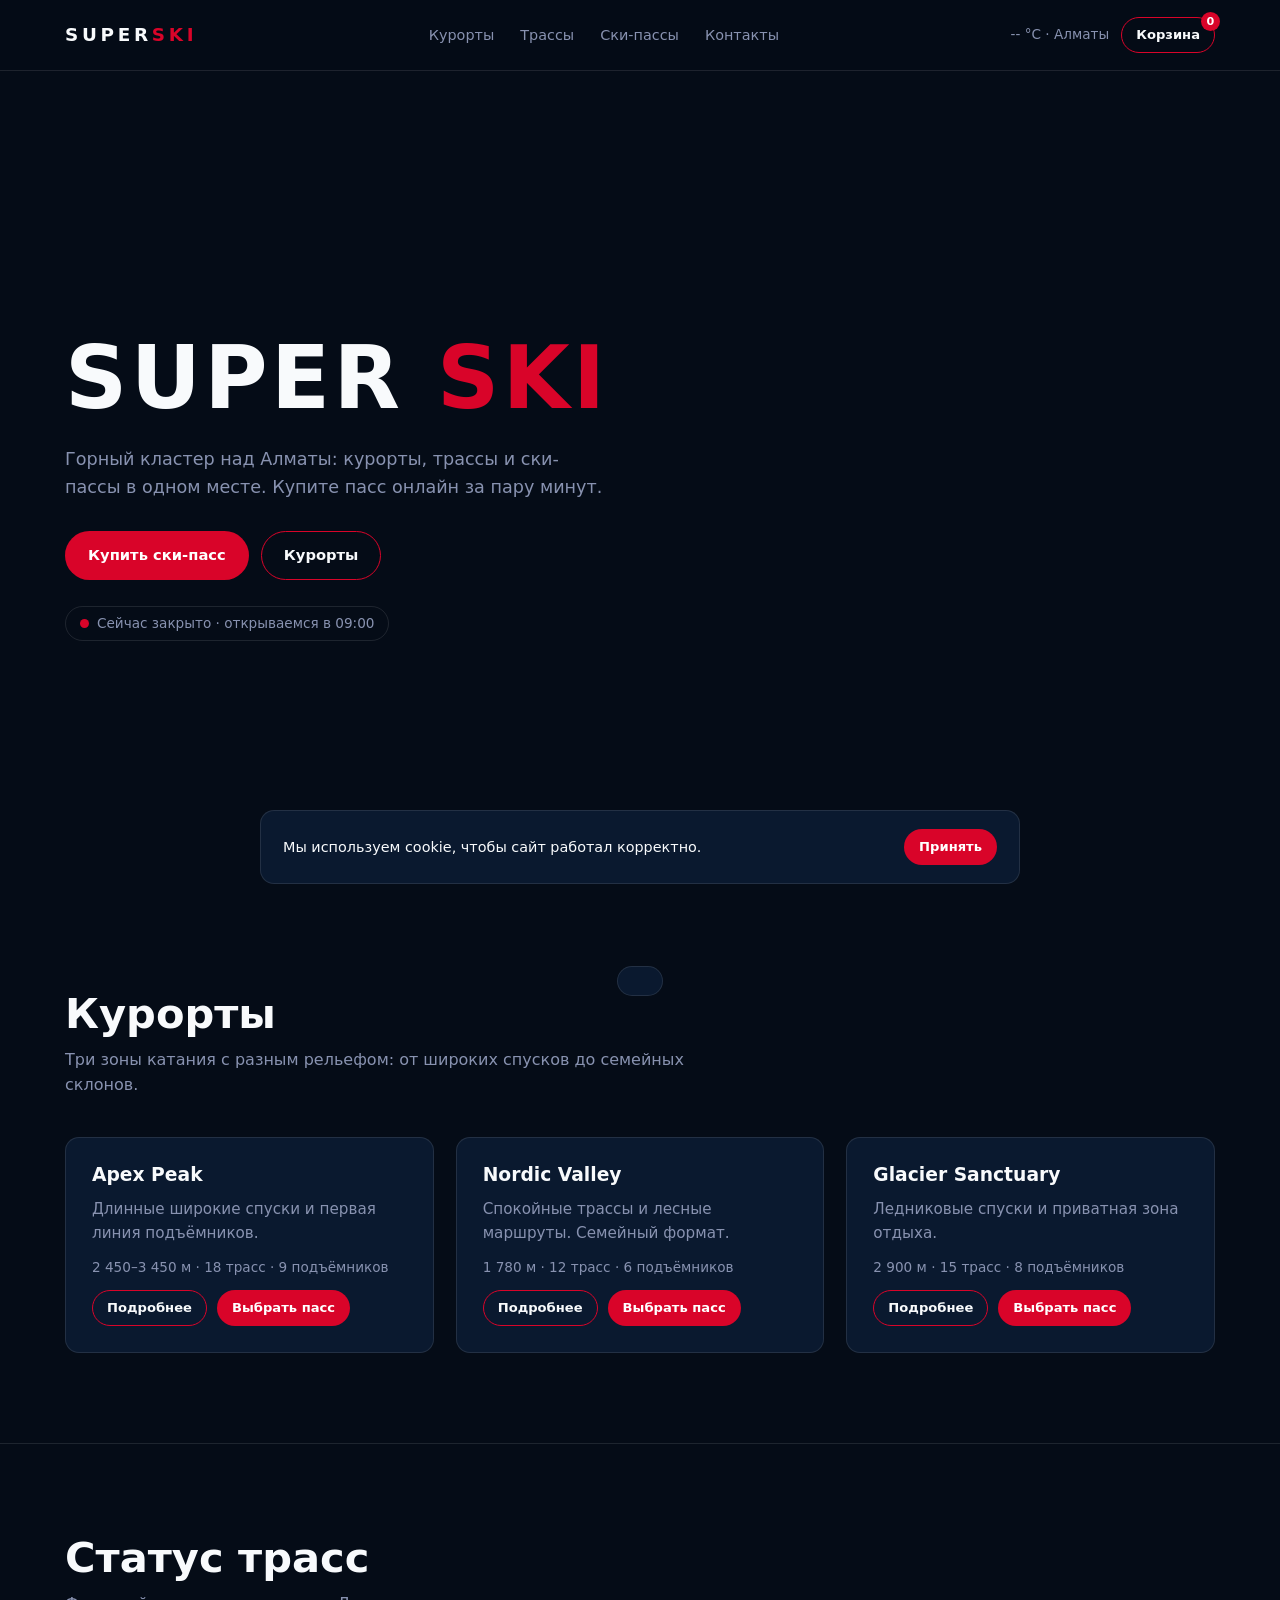
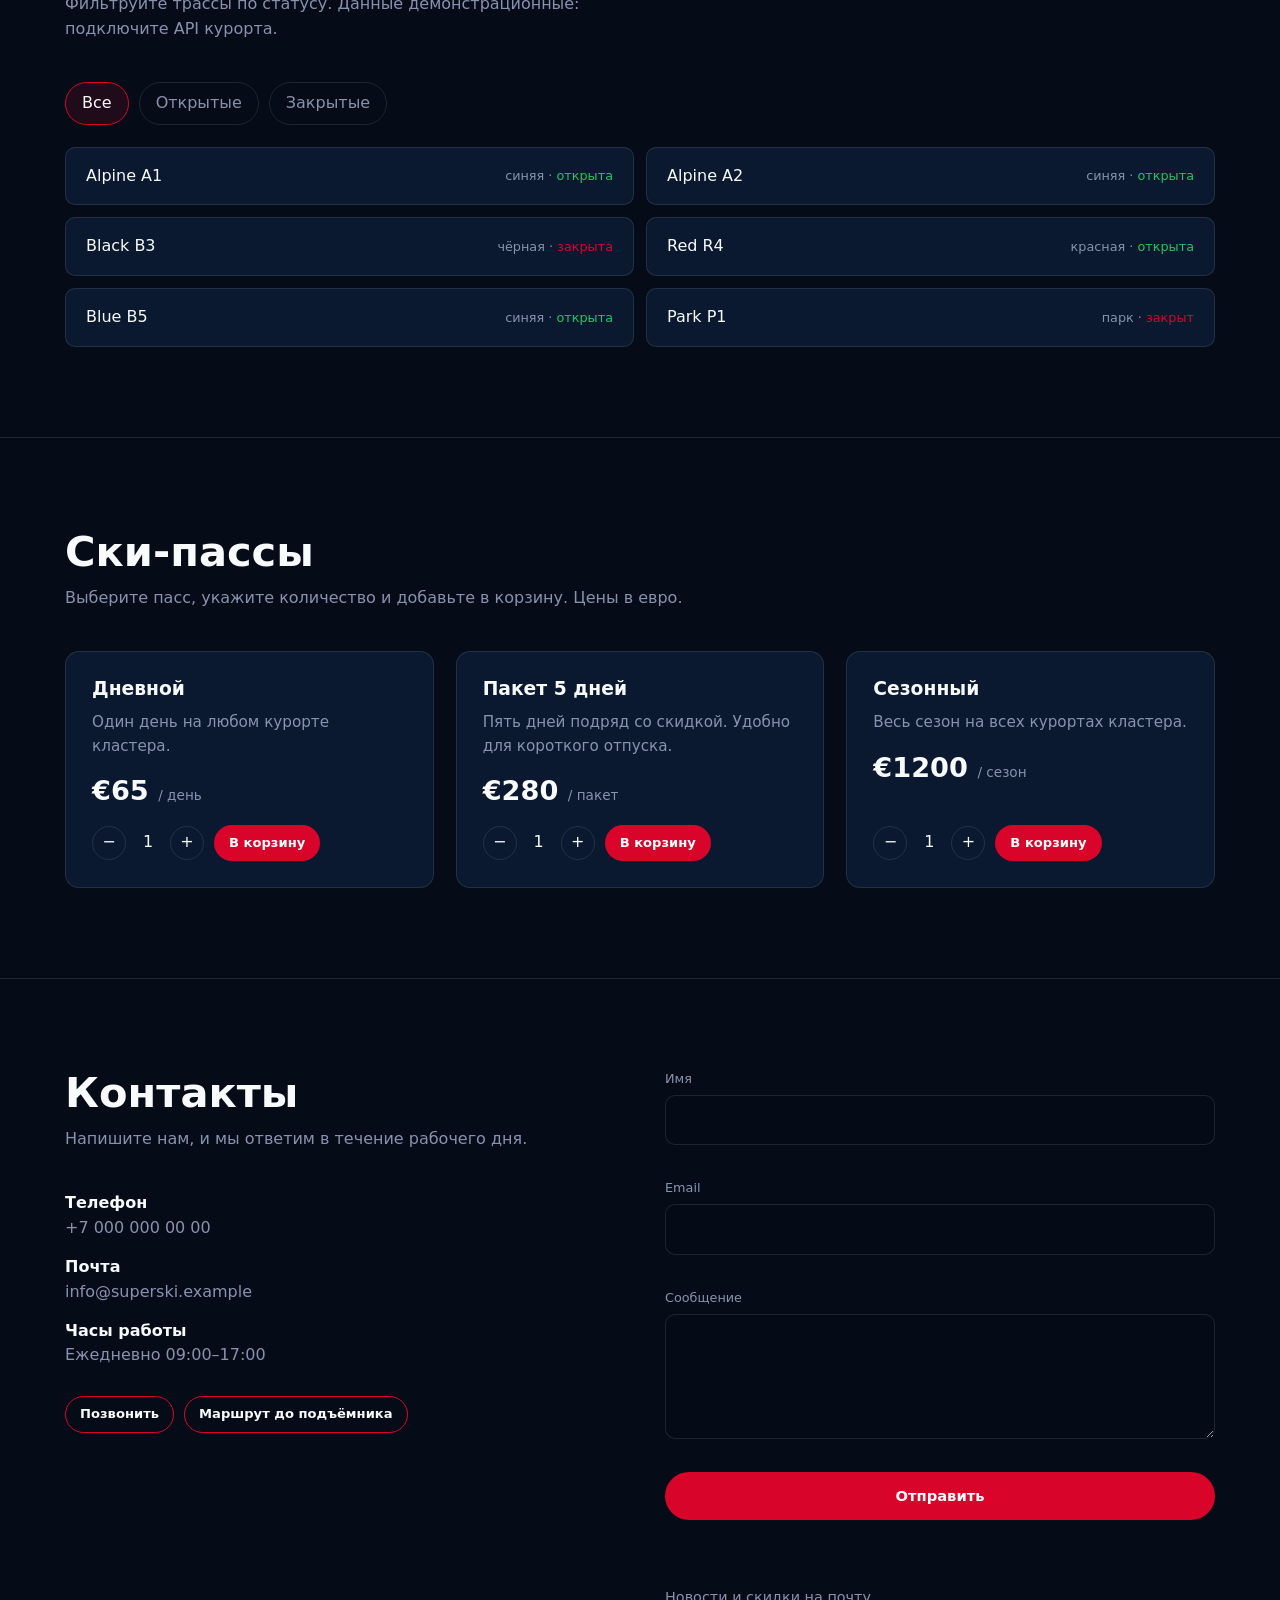
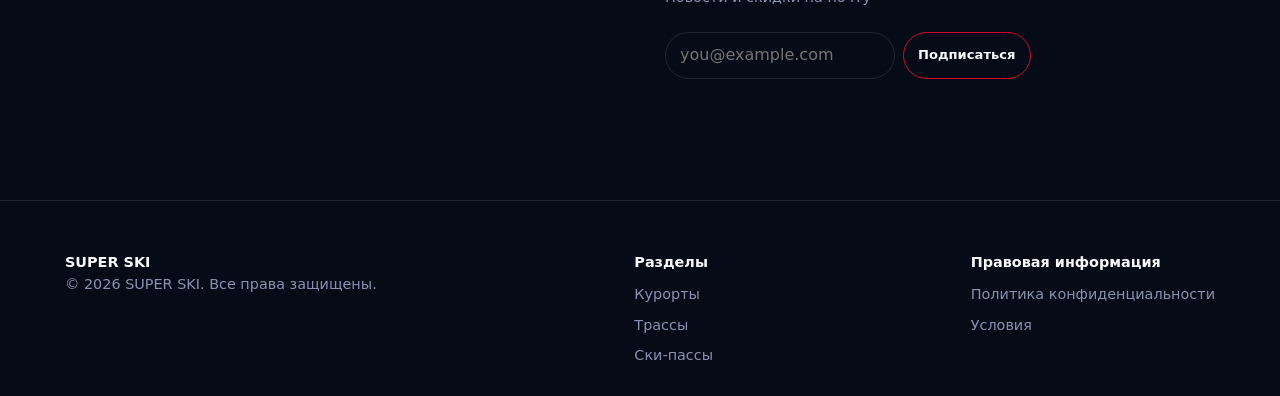
<file: index.html>
<!DOCTYPE html>
<html lang="ru">
<head>
<meta charset="UTF-8">
<meta name="viewport" content="width=device-width, initial-scale=1.0">
<title>SUPER SKI — горнолыжный кластер</title>
<meta name="description" content="SUPER SKI: курорты, ски-пассы, трассы, бронирование онлайн.">
<link rel="stylesheet" href="style.css">
</head>
<body>

<!-- ===== ХЕДЕР ===== -->
<header>
  <div class="wrap nav">
    <a href="#top" class="logo">SUPER<span>SKI</span></a>
    <ul class="menu" id="menu">
      <li><a href="#resorts">Курорты</a></li>
      <li><a href="#trails">Трассы</a></li>
      <li><a href="#passes">Ски-пассы</a></li>
      <li><a href="#contacts">Контакты</a></li>
    </ul>
    <div class="nav-actions">
      <span id="temp-top">-- °C · Алматы</span>
      <button class="btn btn-outline btn-sm cart-btn" id="openCart" aria-label="Корзина">Корзина <span class="badge" id="cartCount">0</span></button>
      <button class="burger" id="burger" aria-label="Меню">☰</button>
    </div>
  </div>
</header>

<main>
<!-- ===== HERO ===== -->
<div class="hero" id="top">
  <div class="wrap">
    <h1>SUPER <span>SKI</span></h1>
    <p>Горный кластер над Алматы: курорты, трассы и ски-пассы в одном месте. Купите пасс онлайн за пару минут.</p>
    <div class="hero-btns">
      <a href="#passes" class="btn btn-primary">Купить ски-пасс</a>
      <a href="#resorts" class="btn btn-outline">Курорты</a>
    </div>
    <div class="status-pill"><span class="dot" id="openDot"></span><span id="openText">Проверяем часы работы…</span></div>
  </div>
</div>

<!-- ===== КУРОРТЫ ===== -->
<section id="resorts">
  <div class="wrap">
    <h2>Курорты</h2>
    <p class="lead">Три зоны катания с разным рельефом: от широких спусков до семейных склонов.</p>
    <div class="grid3">
      <article class="card">
        <h3>Apex Peak</h3>
        <p>Длинные широкие спуски и первая линия подъёмников.</p>
        <div class="meta">2 450–3 450 м · 18 трасс · 9 подъёмников</div>
        <div class="actions">
          <button class="btn btn-outline btn-sm" data-resort="0">Подробнее</button>
          <a href="#passes" class="btn btn-primary btn-sm" data-zone="0">Выбрать пасс</a>
        </div>
      </article>
      <article class="card">
        <h3>Nordic Valley</h3>
        <p>Спокойные трассы и лесные маршруты. Семейный формат.</p>
        <div class="meta">1 780 м · 12 трасс · 6 подъёмников</div>
        <div class="actions">
          <button class="btn btn-outline btn-sm" data-resort="1">Подробнее</button>
          <a href="#passes" class="btn btn-primary btn-sm" data-zone="1">Выбрать пасс</a>
        </div>
      </article>
      <article class="card">
        <h3>Glacier Sanctuary</h3>
        <p>Ледниковые спуски и приватная зона отдыха.</p>
        <div class="meta">2 900 м · 15 трасс · 8 подъёмников</div>
        <div class="actions">
          <button class="btn btn-outline btn-sm" data-resort="2">Подробнее</button>
          <a href="#passes" class="btn btn-primary btn-sm" data-zone="2">Выбрать пасс</a>
        </div>
      </article>
    </div>
  </div>
</section>

<hr class="hr">

<!-- ===== ТРАССЫ ===== -->
<section id="trails">
  <div class="wrap">
    <h2>Статус трасс</h2>
    <p class="lead">Фильтруйте трассы по статусу. Данные демонстрационные: подключите API курорта.</p>
    <div class="filters" role="group" aria-label="Фильтр трасс">
      <button class="filter-btn active" data-filter="all">Все</button>
      <button class="filter-btn" data-filter="open">Открытые</button>
      <button class="filter-btn" data-filter="closed">Закрытые</button>
    </div>
    <div class="trails" id="trailList">
      <div class="trail" data-status="open"><span>Alpine A1</span><span class="lvl">синяя · <span style="color:var(--ok)">открыта</span></span></div>
      <div class="trail" data-status="open"><span>Alpine A2</span><span class="lvl">синяя · <span style="color:var(--ok)">открыта</span></span></div>
      <div class="trail" data-status="closed"><span>Black B3</span><span class="lvl">чёрная · <span style="color:var(--bad)">закрыта</span></span></div>
      <div class="trail" data-status="open"><span>Red R4</span><span class="lvl">красная · <span style="color:var(--ok)">открыта</span></span></div>
      <div class="trail" data-status="open"><span>Blue B5</span><span class="lvl">синяя · <span style="color:var(--ok)">открыта</span></span></div>
      <div class="trail" data-status="closed"><span>Park P1</span><span class="lvl">парк · <span style="color:var(--bad)">закрыт</span></span></div>
    </div>
  </div>
</section>

<hr class="hr">

<!-- ===== СКИ-ПАССЫ ===== -->
<section id="passes">
  <div class="wrap">
    <h2>Ски-пассы</h2>
    <p class="lead">Выберите пасс, укажите количество и добавьте в корзину. Цены в евро.</p>
    <div class="grid3">
      <article class="card">
        <h3>Дневной</h3>
        <p>Один день на любом курорте кластера.</p>
        <div class="price" data-price="65">€65 <small>/ день</small></div>
        <div class="actions" style="align-items:center">
          <div class="qty"><button data-dec="day">−</button><output id="q-day">1</output><button data-inc="day">+</button></div>
          <button class="btn btn-primary btn-sm" data-add="day" data-name="Дневной" data-price="65">В корзину</button>
        </div>
      </article>
      <article class="card">
        <h3>Пакет 5 дней</h3>
        <p>Пять дней подряд со скидкой. Удобно для короткого отпуска.</p>
        <div class="price">€280 <small>/ пакет</small></div>
        <div class="actions" style="align-items:center">
          <div class="qty"><button data-dec="week">−</button><output id="q-week">1</output><button data-inc="week">+</button></div>
          <button class="btn btn-primary btn-sm" data-add="week" data-name="Пакет 5 дней" data-price="280">В корзину</button>
        </div>
      </article>
      <article class="card">
        <h3>Сезонный</h3>
        <p>Весь сезон на всех курортах кластера.</p>
        <div class="price">€1200 <small>/ сезон</small></div>
        <div class="actions" style="align-items:center">
          <div class="qty"><button data-dec="season">−</button><output id="q-season">1</output><button data-inc="season">+</button></div>
          <button class="btn btn-primary btn-sm" data-add="season" data-name="Сезонный" data-price="1200">В корзину</button>
        </div>
      </article>
    </div>
  </div>
</section>

<hr class="hr">

<!-- ===== КОНТАКТЫ ===== -->
<section id="contacts">
  <div class="wrap contact-wrap">
    <div>
      <h2>Контакты</h2>
      <p class="lead">Напишите нам, и мы ответим в течение рабочего дня.</p>
      <ul class="info-list">
        <li><strong>Телефон</strong><a href="tel:+70000000000">+7 000 000 00 00</a></li>
        <li><strong>Почта</strong><a href="mailto:info@superski.example">info@superski.example</a></li>
        <li><strong>Часы работы</strong>Ежедневно 09:00–17:00</li>
      </ul>
      <div style="margin-top:28px;display:flex;gap:10px;flex-wrap:wrap">
        <a href="tel:+70000000000" class="btn btn-outline btn-sm">Позвонить</a>
        <a href="https://maps.google.com/?q=Almaty+Shymbulak" target="_blank" rel="noopener" class="btn btn-outline btn-sm">Маршрут до подъёмника</a>
      </div>
    </div>
    <div>
      <form id="contactForm" novalidate>
        <div class="field" data-field="name"><label for="cName">Имя</label><input id="cName" name="name" autocomplete="name"><div class="err"></div></div>
        <div class="field" data-field="email"><label for="cEmail">Email</label><input id="cEmail" name="email" type="email" autocomplete="email"><div class="err"></div></div>
        <div class="field" data-field="message"><label for="cMsg">Сообщение</label><textarea id="cMsg" name="message" rows="4"></textarea><div class="err"></div></div>
        <button class="btn btn-primary" type="submit">Отправить</button>
        <div class="form-msg" id="contactMsg"></div>
      </form>
      <form id="subscribeForm" novalidate style="margin-top:34px">
        <label for="subEmail" style="color:var(--muted);font-size:.9rem">Новости и скидки на почту</label>
        <div class="subscribe">
          <input id="subEmail" type="email" placeholder="you@example.com">
          <button class="btn btn-outline btn-sm" type="submit">Подписаться</button>
        </div>
        <div class="form-msg" id="subMsg"></div>
      </form>
    </div>
  </div>
</section>
</main>

<footer>
  <div class="wrap foot">
    <div>
      <strong style="color:var(--text)">SUPER SKI</strong>
      <p>© 2026 SUPER SKI. Все права защищены.</p>
    </div>
    <div>
      <strong style="color:var(--text)">Разделы</strong>
      <ul><li><a href="#resorts">Курорты</a></li><li><a href="#trails">Трассы</a></li><li><a href="#passes">Ски-пассы</a></li></ul>
    </div>
    <div>
      <strong style="color:var(--text)">Правовая информация</strong>
      <ul><li><a href="#">Политика конфиденциальности</a></li><li><a href="#">Условия</a></li></ul>
    </div>
  </div>
</footer>

<!-- ===== КОРЗИНА (drawer) ===== -->
<div class="overlay" id="overlay"></div>
<aside class="drawer" id="cartDrawer" aria-label="Корзина">
  <div style="display:flex;justify-content:space-between;align-items:center">
    <h3>Корзина</h3>
    <button class="btn btn-ghost btn-sm" id="closeCart">✕</button>
  </div>
  <div class="cart-items" id="cartItems"></div>
  <div class="cart-total"><span>Итого</span><span id="cartTotal">€0</span></div>
  <button class="btn btn-primary" id="checkoutBtn">Оформить заказ</button>
</aside>

<!-- ===== ОФОРМЛЕНИЕ ЗАКАЗА ===== -->
<div class="modal" id="checkoutModal" role="dialog" aria-modal="true" aria-labelledby="coTitle">
  <button class="x" data-close aria-label="Закрыть">×</button>
  <div id="coForm">
    <h3 id="coTitle" style="margin-bottom:16px">Оформление заказа</h3>
    <form id="checkoutForm" novalidate>
      <div class="field" data-field="fname"><label for="fName">Имя</label><input id="fName"><div class="err"></div></div>
      <div class="field" data-field="femail"><label for="fEmail">Email</label><input id="fEmail" type="email"><div class="err"></div></div>
      <div class="field" data-field="fphone"><label for="fPhone">Телефон</label><input id="fPhone" type="tel" placeholder="+7 777 000 00 00"><div class="err"></div></div>
      <div class="field" data-field="fdate"><label for="fDate">Дата начала</label><input id="fDate" type="date"><div class="err"></div></div>
      <div class="cart-total" style="margin:6px 0"><span>К оплате</span><span id="coTotal">€0</span></div>
      <button class="btn btn-primary" type="submit">Подтвердить</button>
    </form>
  </div>
  <div id="coDone" style="display:none;text-align:center">
    <p style="color:var(--muted)">Заказ оформлен. Номер заказа:</p>
    <h3 id="orderId" style="color:var(--accent);margin:12px 0 18px;letter-spacing:.1em"></h3>
    <p style="color:var(--muted);margin-bottom:20px">Подтверждение придёт на почту.</p>
    <button class="btn btn-outline" data-close>Закрыть</button>
  </div>
</div>

<!-- ===== КАРТОЧКА КУРОРТА (модалка) ===== -->
<div class="modal" id="resortModal" role="dialog" aria-modal="true">
  <button class="x" data-close aria-label="Закрыть">×</button>
  <h3 id="rTitle" style="margin-bottom:10px"></h3>
  <p id="rText" style="color:var(--muted);margin-bottom:20px"></p>
  <button class="btn btn-primary" id="rBuy">Выбрать пасс</button>
</div>

<!-- Cookie-баннер -->
<div class="cookie" id="cookie">
  <span>Мы используем cookie, чтобы сайт работал корректно.</span>
  <button class="btn btn-primary btn-sm" id="cookieOk">Принять</button>
</div>

<button class="to-top" id="toTop" aria-label="Наверх">↑</button>
<div class="toast" id="toast"></div>

<script src="script.js"></script>
</body>
</html>
</file>
<file: style.css>
:root {
  --bg: #050C17; --card: #0A192F; --accent: #D90429; --accent-h: #B80322;
  --text: #F8FAFC; --muted: #8892B0; --line: rgba(255,255,255,.1); --ok: #22C55E; --bad: #D90429;
  --radius: 14px;
}
*, *::before, *::after { box-sizing: border-box; margin: 0; padding: 0; }
html { scroll-behavior: smooth; }
body { font-family: system-ui, -apple-system, "Segoe UI", Roboto, Arial, sans-serif; background: var(--bg); color: var(--text); line-height: 1.55; }
a { color: inherit; text-decoration: none; }
button, input, select, textarea { font: inherit; color: inherit; }
.wrap { width: min(1150px, 92%); margin: 0 auto; }
section { padding: 90px 0; }
h1, h2, h3 { line-height: 1.15; }
h2 { font-size: clamp(1.8rem, 3.5vw, 2.6rem); margin-bottom: 10px; }
.lead { color: var(--muted); max-width: 620px; margin-bottom: 40px; }
.hr { border: 0; height: 1px; background: var(--line); }

/* Кнопки */
.btn { display: inline-flex; align-items: center; justify-content: center; gap: 8px; padding: 12px 22px; border-radius: 999px; border: 1px solid transparent; background: transparent; cursor: pointer; font-weight: 600; font-size: .92rem; transition: background .2s, transform .15s, border-color .2s; }
.btn:hover { transform: translateY(-1px); }
.btn:disabled { opacity: .45; cursor: not-allowed; transform: none; }
.btn-primary { background: var(--accent); color: #fff; }
.btn-primary:hover { background: var(--accent-h); }
.btn-outline { border-color: var(--accent); }
.btn-outline:hover { background: rgba(217,4,41,.12); }
.btn-sm { padding: 7px 14px; font-size: .82rem; }
.btn-ghost { color: var(--muted); }
.btn-ghost:hover { color: var(--text); }

/* Хедер */
header { position: fixed; top: 0; left: 0; right: 0; z-index: 50; background: rgba(5,12,23,.7); backdrop-filter: blur(12px); -webkit-backdrop-filter: blur(12px); border-bottom: 1px solid var(--line); }
.nav { height: 70px; display: flex; align-items: center; justify-content: space-between; gap: 16px; }
.logo { font-weight: 800; letter-spacing: .2em; font-size: 1.15rem; }
.logo span { color: var(--accent); }
.menu { display: flex; gap: 26px; list-style: none; }
.menu a { color: var(--muted); font-size: .9rem; transition: color .2s; }
.menu a:hover { color: var(--text); }
.nav-actions { display: flex; align-items: center; gap: 12px; }
.cart-btn { position: relative; }
.badge { position: absolute; top: -6px; right: -6px; background: var(--accent); color: #fff; font-size: .7rem; min-width: 19px; height: 19px; border-radius: 999px; display: grid; place-items: center; padding: 0 5px; }
.burger { display: none; background: none; border: 0; cursor: pointer; font-size: 1.6rem; }
#temp-top { font-size: .85rem; color: var(--muted); white-space: nowrap; }

/* Hero */
.hero { min-height: 100vh; display: flex; align-items: center; padding-top: 70px; background: linear-gradient(180deg, rgba(5,12,23,.35), var(--bg)), url('https://upload.wikimedia.org/wikipedia/commons/9/92/Tian_Shan_in_Kyrgyzstan_02.jpg') center/cover no-repeat, var(--bg); }
.hero h1 { font-size: clamp(2.6rem, 7vw, 5.4rem); letter-spacing: .04em; text-transform: uppercase; }
.hero h1 span { color: var(--accent); }
.hero p { margin-top: 18px; color: var(--muted); max-width: 540px; font-size: 1.1rem; }
.hero-btns { display: flex; gap: 12px; flex-wrap: wrap; margin-top: 30px; }
.status-pill { display: inline-flex; align-items: center; gap: 8px; margin-top: 26px; padding: 6px 14px; border: 1px solid var(--line); border-radius: 999px; font-size: .85rem; color: var(--muted); }
.dot { width: 9px; height: 9px; border-radius: 50%; background: var(--muted); }
.dot.open { background: var(--ok); box-shadow: 0 0 10px rgba(34,197,94,.7); }
.dot.closed { background: var(--bad); }

/* Карточки */
.grid3 { display: grid; grid-template-columns: repeat(3, 1fr); gap: 22px; }
.card { background: var(--card); border: 1px solid var(--line); border-radius: var(--radius); padding: 26px; display: flex; flex-direction: column; gap: 12px; transition: transform .25s, border-color .25s; }
.card:hover { transform: translateY(-4px); border-color: rgba(217,4,41,.4); }
.card p { color: var(--muted); font-size: .95rem; }
.card .meta { color: var(--muted); font-size: .85rem; }
.card .actions { display: flex; gap: 10px; margin-top: auto; flex-wrap: wrap; }
.price { font-size: 1.7rem; font-weight: 800; }
.price small { font-size: .85rem; color: var(--muted); font-weight: 400; }
.qty { display: flex; align-items: center; gap: 8px; }
.qty button { width: 34px; height: 34px; border-radius: 50%; border: 1px solid var(--line); background: none; cursor: pointer; font-size: 1rem; }
.qty button:hover { border-color: var(--accent); }
.qty output { min-width: 28px; text-align: center; }

/* Трассы */
.filters { display: flex; gap: 10px; margin-bottom: 22px; flex-wrap: wrap; }
.filter-btn { background: none; border: 1px solid var(--line); border-radius: 999px; padding: 8px 16px; cursor: pointer; color: var(--muted); }
.filter-btn.active { border-color: var(--accent); color: var(--text); background: rgba(217,4,41,.12); }
.trails { display: grid; grid-template-columns: repeat(2, 1fr); gap: 12px; }
.trail { display: flex; justify-content: space-between; align-items: center; padding: 16px 20px; background: var(--card); border: 1px solid var(--line); border-radius: 10px; }
.trail .lvl { font-size: .8rem; color: var(--muted); }
.trail.hidden { display: none; }

/* Форма */
form { display: grid; gap: 14px; }
.field { display: grid; gap: 6px; }
.field label { font-size: .8rem; color: var(--muted); }
.field input, .field textarea, .field select { padding: 12px 14px; border-radius: 10px; border: 1px solid var(--line); background: rgba(5,12,23,.7); outline: none; }
.field input:focus, .field textarea:focus, .field select:focus { border-color: var(--accent); }
.field .err { color: var(--bad); font-size: .8rem; min-height: 1em; }
.field.invalid input, .field.invalid textarea { border-color: var(--bad); }
.form-msg { font-size: .9rem; min-height: 1.2em; }
.two { display: grid; grid-template-columns: 1fr 1fr; gap: 14px; }
.contact-wrap { display: grid; grid-template-columns: 1fr 1fr; gap: 50px; align-items: start; }
.info-list { list-style: none; display: grid; gap: 14px; color: var(--muted); }
.info-list strong { color: var(--text); display: block; }

/* Модалки и drawer */
.overlay { position: fixed; inset: 0; background: rgba(0,0,0,.6); opacity: 0; visibility: hidden; transition: opacity .3s; z-index: 80; }
.overlay.open { opacity: 1; visibility: visible; }
.modal { position: fixed; top: 50%; left: 50%; transform: translate(-50%, -48%); width: min(520px, 92%); max-height: 88vh; overflow: auto; background: var(--card); border: 1px solid var(--line); border-radius: var(--radius); padding: 30px; z-index: 90; opacity: 0; visibility: hidden; transition: opacity .3s, transform .3s; }
.modal.open { opacity: 1; visibility: visible; transform: translate(-50%, -50%); }
.modal .x { position: absolute; top: 12px; right: 16px; background: none; border: 0; font-size: 1.5rem; cursor: pointer; color: var(--muted); }
.drawer { position: fixed; top: 0; right: 0; bottom: 0; width: min(400px, 92%); background: var(--card); border-left: 1px solid var(--line); padding: 26px; z-index: 90; transform: translateX(100%); transition: transform .35s; display: flex; flex-direction: column; gap: 14px; }
.drawer.open { transform: none; }
.cart-items { flex: 1; overflow: auto; display: grid; gap: 12px; align-content: start; }
.cart-item { display: flex; justify-content: space-between; align-items: center; gap: 10px; padding: 12px 0; border-bottom: 1px solid var(--line); }
.cart-item button { background: none; border: 0; color: var(--muted); cursor: pointer; }
.cart-item button:hover { color: var(--bad); }
.cart-total { display: flex; justify-content: space-between; font-size: 1.1rem; font-weight: 700; }
.empty { color: var(--muted); text-align: center; padding: 30px 0; }
.toast { position: fixed; bottom: 24px; left: 50%; transform: translate(-50%, 120px); background: var(--card); border: 1px solid var(--line); padding: 14px 22px; border-radius: 999px; z-index: 120; transition: transform .35s; font-size: .9rem; }
.toast.show { transform: translate(-50%, 0); }

/* Cookie и наверх */
.cookie { position: fixed; left: 16px; right: 16px; bottom: 16px; max-width: 760px; margin: 0 auto; background: var(--card); border: 1px solid var(--line); border-radius: var(--radius); padding: 18px 22px; display: flex; align-items: center; justify-content: space-between; gap: 16px; flex-wrap: wrap; z-index: 70; font-size: .9rem; }
.cookie.hidden { display: none; }
.to-top { position: fixed; right: 18px; bottom: 18px; width: 46px; height: 46px; border-radius: 50%; border: 1px solid var(--accent); background: var(--bg); cursor: pointer; font-size: 1.1rem; opacity: 0; visibility: hidden; transition: opacity .3s; z-index: 60; }
.to-top.show { opacity: 1; visibility: visible; }

/* Футер */
footer { border-top: 1px solid var(--line); padding: 50px 0 30px; color: var(--muted); font-size: .9rem; }
.foot { display: flex; justify-content: space-between; flex-wrap: wrap; gap: 24px; }
.foot ul { list-style: none; display: grid; gap: 8px; margin-top: 10px; }
.foot a:hover { color: var(--text); }
.subscribe { display: flex; gap: 8px; margin-top: 10px; }
.subscribe input { padding: 10px 14px; border-radius: 999px; border: 1px solid var(--line); background: var(--bg); outline: none; min-width: 220px; }

@media (max-width: 960px) {
  .grid3 { grid-template-columns: 1fr 1fr; }
  .contact-wrap { grid-template-columns: 1fr; }
}
@media (max-width: 760px) {
  .menu { position: fixed; inset: 70px 0 auto 0; flex-direction: column; background: var(--bg); padding: 24px; gap: 18px; border-bottom: 1px solid var(--line); transform: translateY(-120%); transition: transform .35s; z-index: 49; }
  .menu.open { transform: none; }
  .burger { display: block; }
  #temp-top { display: none; }
  .grid3, .trails, .two { grid-template-columns: 1fr; }
}
</file>
